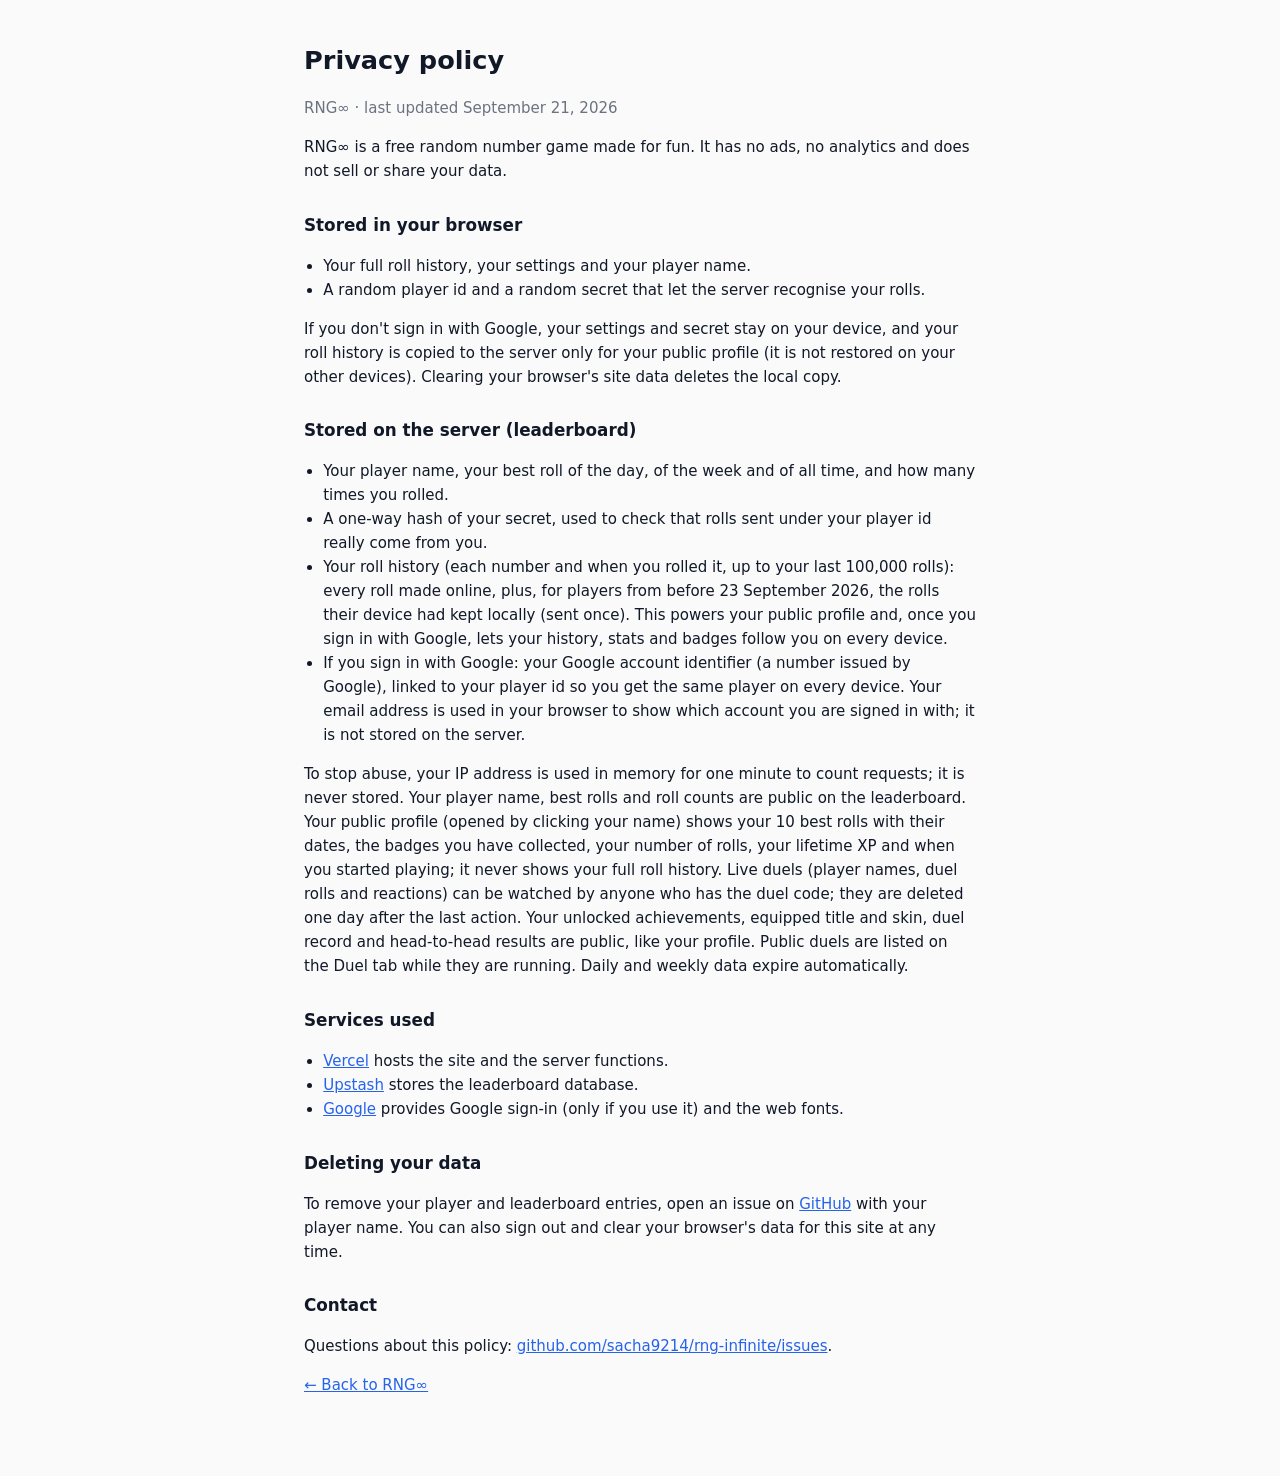
<file: privacy.html>
<!doctype html>
<html lang="en">
<head>
  <meta charset="utf-8">
  <meta name="viewport" content="width=device-width, initial-scale=1">
  <title>Privacy policy · RNG∞</title>
  <style>
    body { margin: 0; font: 15px/1.6 ui-sans-serif, system-ui, -apple-system, 'Segoe UI', sans-serif; color: #111827; background: #fafafa; }
    main { max-width: 42rem; margin: 0 auto; padding: 2.5rem 1.2rem 4rem; }
    h1 { font-size: 1.6rem; margin: 0 0 .3rem; }
    h2 { font-size: 1.05rem; margin: 1.8rem 0 .4rem; }
    .muted { color: #6b7280; }
    a { color: #2563eb; }
    ul { padding-left: 1.2rem; }
    @media (prefers-color-scheme: dark) {
      body { color: #f0f0f0; background: #1a1820; }
      .muted { color: #9a9a9a; }
      a { color: #60a5fa; }
    }
  </style>
</head>
<body>
  <main>
    <h1>Privacy policy</h1>
    <p class="muted">RNG∞ · last updated September 21, 2026</p>

    <p>RNG∞ is a free random number game made for fun. It has no ads, no analytics and does not sell or share your data.</p>

    <h2>Stored in your browser</h2>
    <ul>
      <li>Your full roll history, your settings and your player name.</li>
      <li>A random player id and a random secret that let the server recognise your rolls.</li>
    </ul>
    <p>If you don't sign in with Google, your settings and secret stay on your device, and your roll history is copied to the server only for your public profile (it is not restored on your other devices). Clearing your browser's site data deletes the local copy.</p>

    <h2>Stored on the server (leaderboard)</h2>
    <ul>
      <li>Your player name, your best roll of the day, of the week and of all time, and how many times you rolled.</li>
      <li>A one-way hash of your secret, used to check that rolls sent under your player id really come from you.</li>
      <li>Your roll history (each number and when you rolled it, up to your last 100,000 rolls): every roll made online, plus, for players from before 23 September 2026, the rolls their device had kept locally (sent once). This powers your public profile and, once you sign in with Google, lets your history, stats and badges follow you on every device.</li>
      <li>If you sign in with Google: your Google account identifier (a number issued by Google), linked to your player id so you get the same player on every device. Your email address is used in your browser to show which account you are signed in with; it is not stored on the server.</li>
    </ul>
    <p>To stop abuse, your IP address is used in memory for one minute to count requests; it is never stored. Your player name, best rolls and roll counts are public on the leaderboard. Your public profile (opened by clicking your name) shows your 10 best rolls with their dates, the badges you have collected, your number of rolls, your lifetime XP and when you started playing; it never shows your full roll history. Live duels (player names, duel rolls and reactions) can be watched by anyone who has the duel code; they are deleted one day after the last action. Your unlocked achievements, equipped title and skin, duel record and head-to-head results are public, like your profile. Public duels are listed on the Duel tab while they are running. Daily and weekly data expire automatically.</p>

    <h2>Services used</h2>
    <ul>
      <li><a href="https://vercel.com/legal/privacy-policy">Vercel</a> hosts the site and the server functions.</li>
      <li><a href="https://upstash.com/trust/privacy.pdf">Upstash</a> stores the leaderboard database.</li>
      <li><a href="https://policies.google.com/privacy">Google</a> provides Google sign-in (only if you use it) and the web fonts.</li>
    </ul>

    <h2>Deleting your data</h2>
    <p>To remove your player and leaderboard entries, open an issue on <a href="https://github.com/sacha9214/rng-infinite/issues">GitHub</a> with your player name. You can also sign out and clear your browser's data for this site at any time.</p>

    <h2>Contact</h2>
    <p>Questions about this policy: <a href="https://github.com/sacha9214/rng-infinite/issues">github.com/sacha9214/rng-infinite/issues</a>.</p>

    <p><a href="./">← Back to RNG∞</a></p>
  </main>
</body>
</html>
</file>
